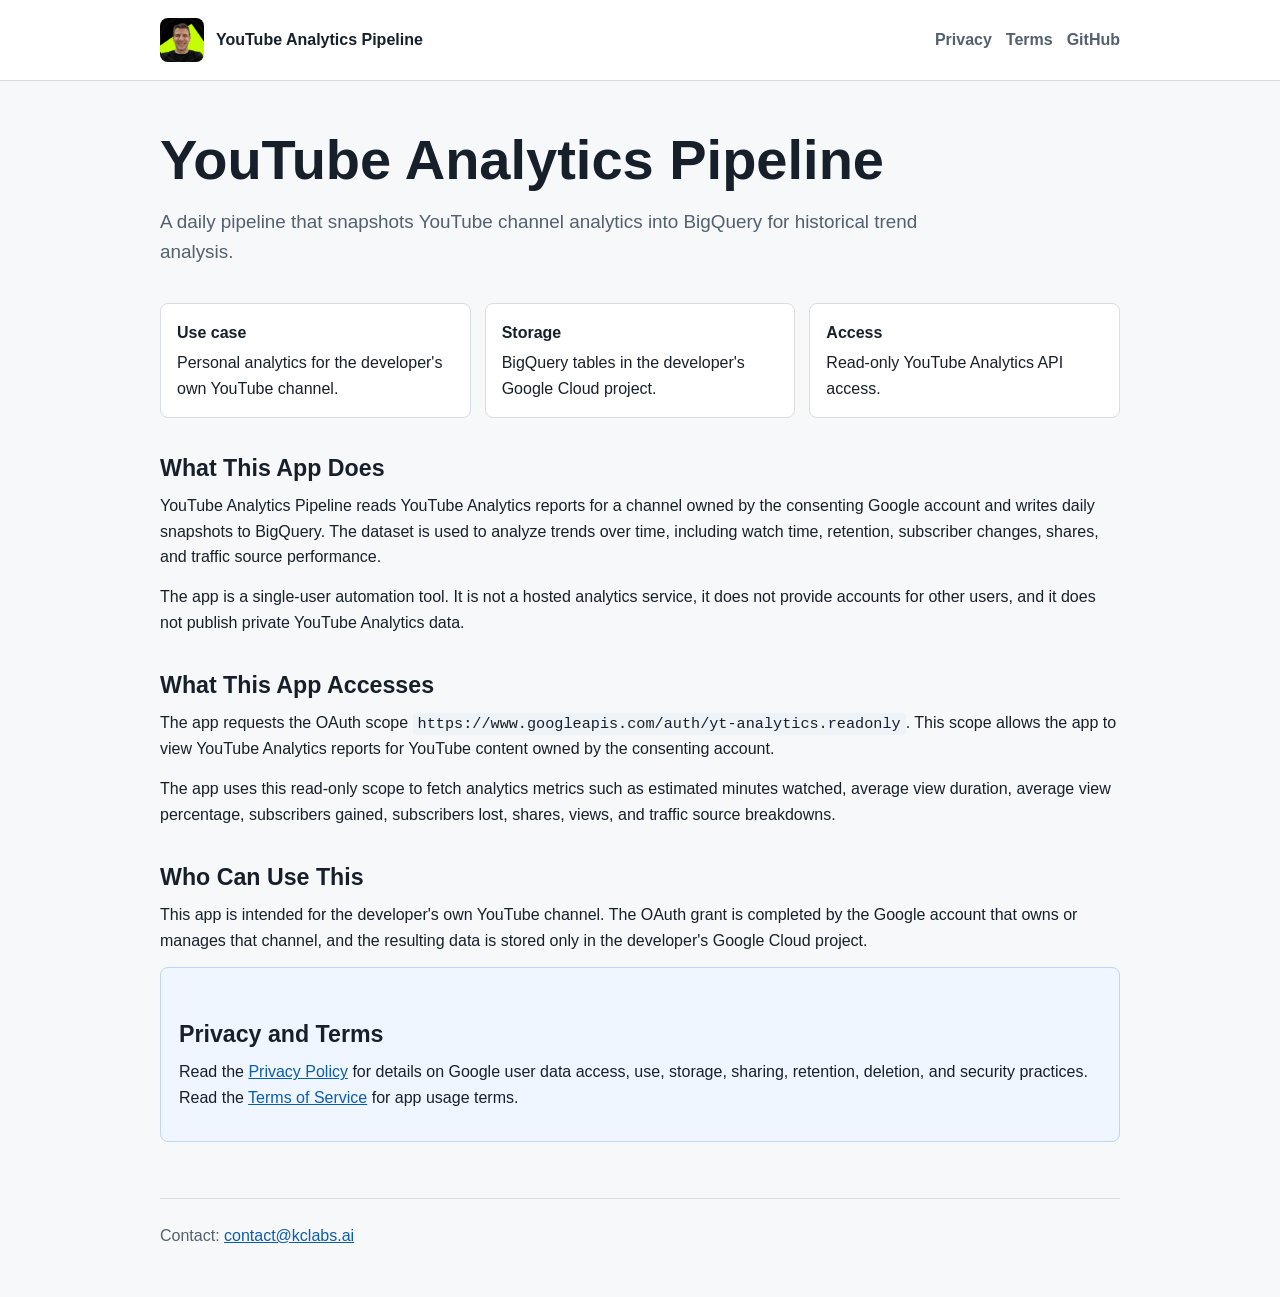
<file: docs/index.html>
<!doctype html>
<html lang="en">
<head>
    <meta charset="utf-8">
    <meta name="viewport" content="width=device-width, initial-scale=1">
    <title>YouTube Analytics Pipeline</title>
    <meta name="description" content="A single-user pipeline that snapshots YouTube channel analytics into BigQuery for historical trend analysis.">
    <link rel="stylesheet" href="assets/site.css">
</head>
<body>
    <header class="site-header">
        <div class="header-inner">
            <a class="brand" href="./" aria-label="YouTube Analytics Pipeline home">
                <img src="assets/logo.png" alt="KC Labs AI logo">
                <span>YouTube Analytics Pipeline</span>
            </a>
            <nav aria-label="Primary">
                <a href="privacy.html">Privacy</a>
                <a href="terms.html">Terms</a>
                <a href="https://github.com/kyle-chalmers/youtube-bigquery-pipeline">GitHub</a>
            </nav>
        </div>
    </header>

    <main>
        <section class="hero">
            <h1>YouTube Analytics Pipeline</h1>
            <p class="lead">A daily pipeline that snapshots YouTube channel analytics into BigQuery for historical trend analysis.</p>
        </section>

        <section class="summary-grid" aria-label="App summary">
            <div class="summary-item">
                <strong>Use case</strong>
                <span>Personal analytics for the developer's own YouTube channel.</span>
            </div>
            <div class="summary-item">
                <strong>Storage</strong>
                <span>BigQuery tables in the developer's Google Cloud project.</span>
            </div>
            <div class="summary-item">
                <strong>Access</strong>
                <span>Read-only YouTube Analytics API access.</span>
            </div>
        </section>

        <section>
            <h2>What This App Does</h2>
            <p>YouTube Analytics Pipeline reads YouTube Analytics reports for a channel owned by the consenting Google account and writes daily snapshots to BigQuery. The dataset is used to analyze trends over time, including watch time, retention, subscriber changes, shares, and traffic source performance.</p>
            <p>The app is a single-user automation tool. It is not a hosted analytics service, it does not provide accounts for other users, and it does not publish private YouTube Analytics data.</p>
        </section>

        <section>
            <h2>What This App Accesses</h2>
            <p>The app requests the OAuth scope <code>https://www.googleapis.com/auth/yt-analytics.readonly</code>. This scope allows the app to view YouTube Analytics reports for YouTube content owned by the consenting account.</p>
            <p>The app uses this read-only scope to fetch analytics metrics such as estimated minutes watched, average view duration, average view percentage, subscribers gained, subscribers lost, shares, views, and traffic source breakdowns.</p>
        </section>

        <section>
            <h2>Who Can Use This</h2>
            <p>This app is intended for the developer's own YouTube channel. The OAuth grant is completed by the Google account that owns or manages that channel, and the resulting data is stored only in the developer's Google Cloud project.</p>
        </section>

        <section class="callout">
            <h2>Privacy and Terms</h2>
            <p>Read the <a href="privacy.html">Privacy Policy</a> for details on Google user data access, use, storage, sharing, retention, deletion, and security practices. Read the <a href="terms.html">Terms of Service</a> for app usage terms.</p>
        </section>
    </main>

    <footer class="site-footer">
        <p>Contact: <a href="mailto:contact@kclabs.ai">contact@kclabs.ai</a></p>
    </footer>
</body>
</html>
</file>
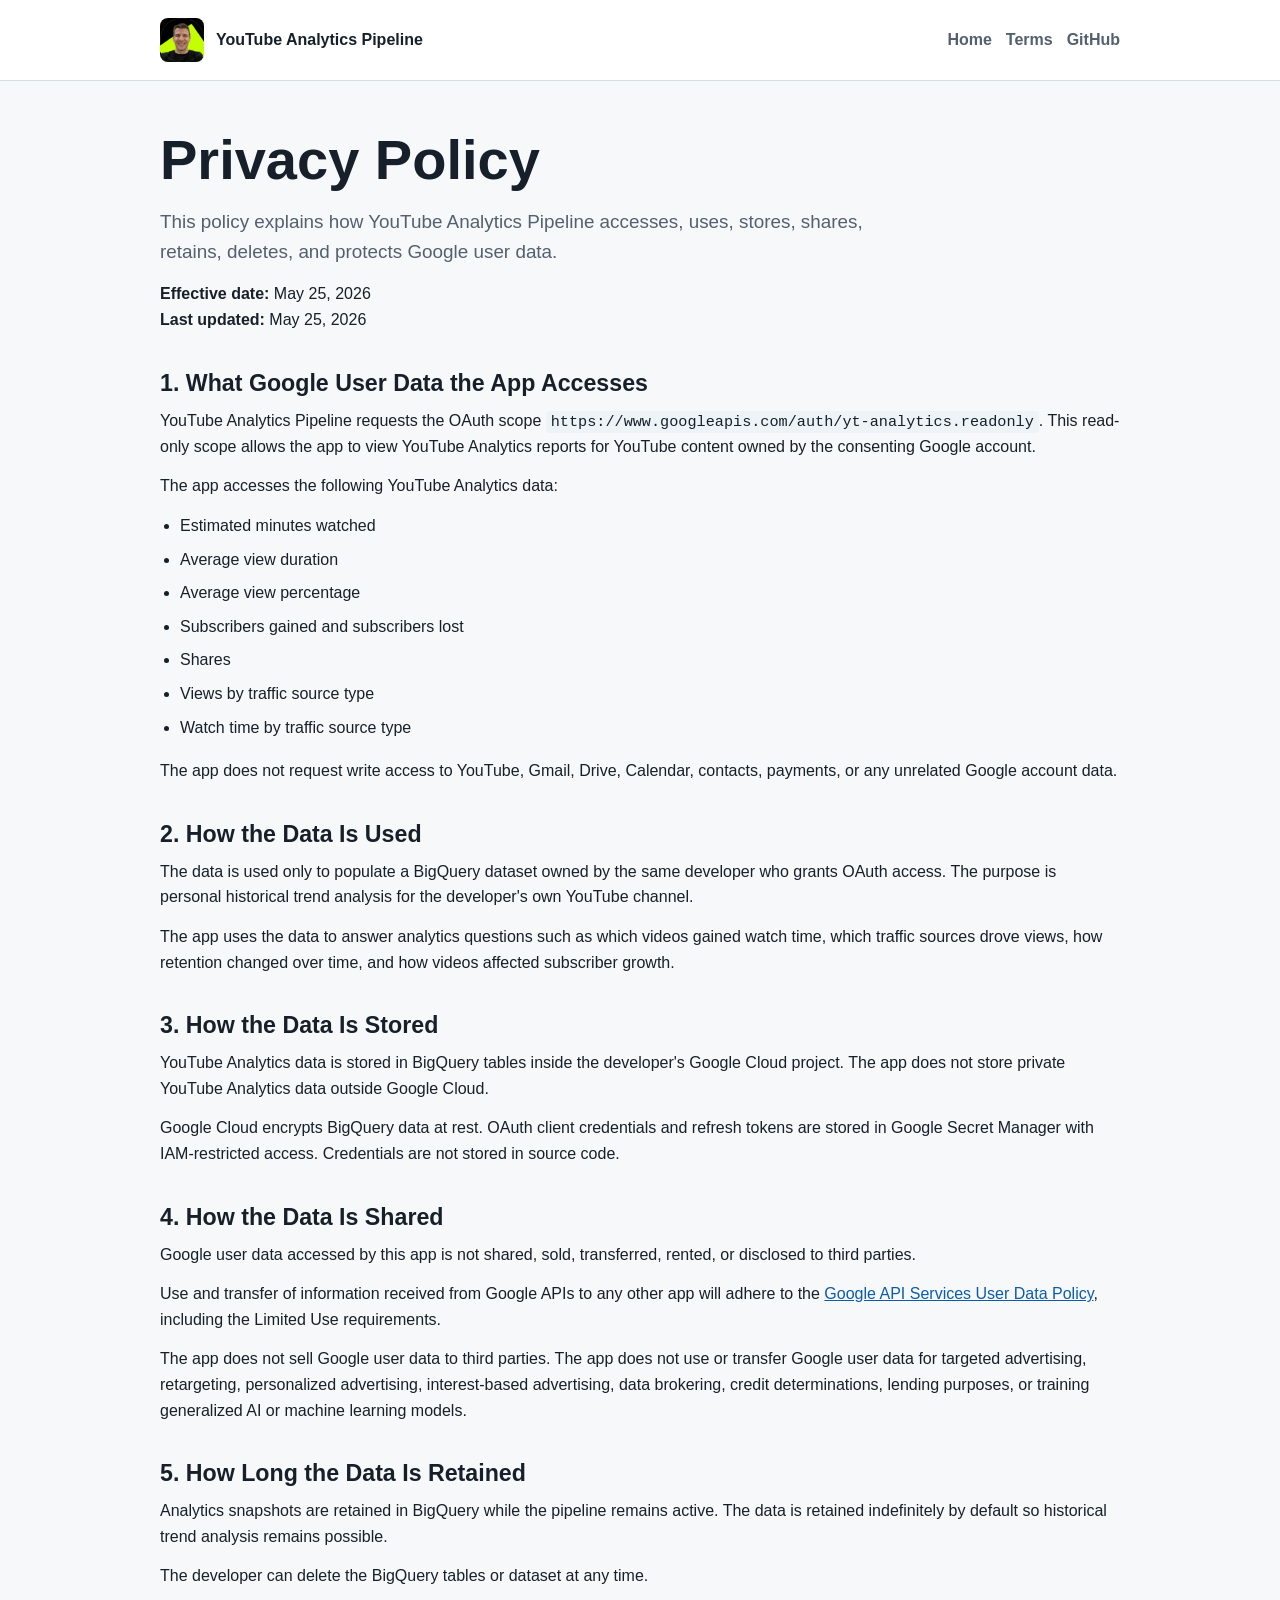
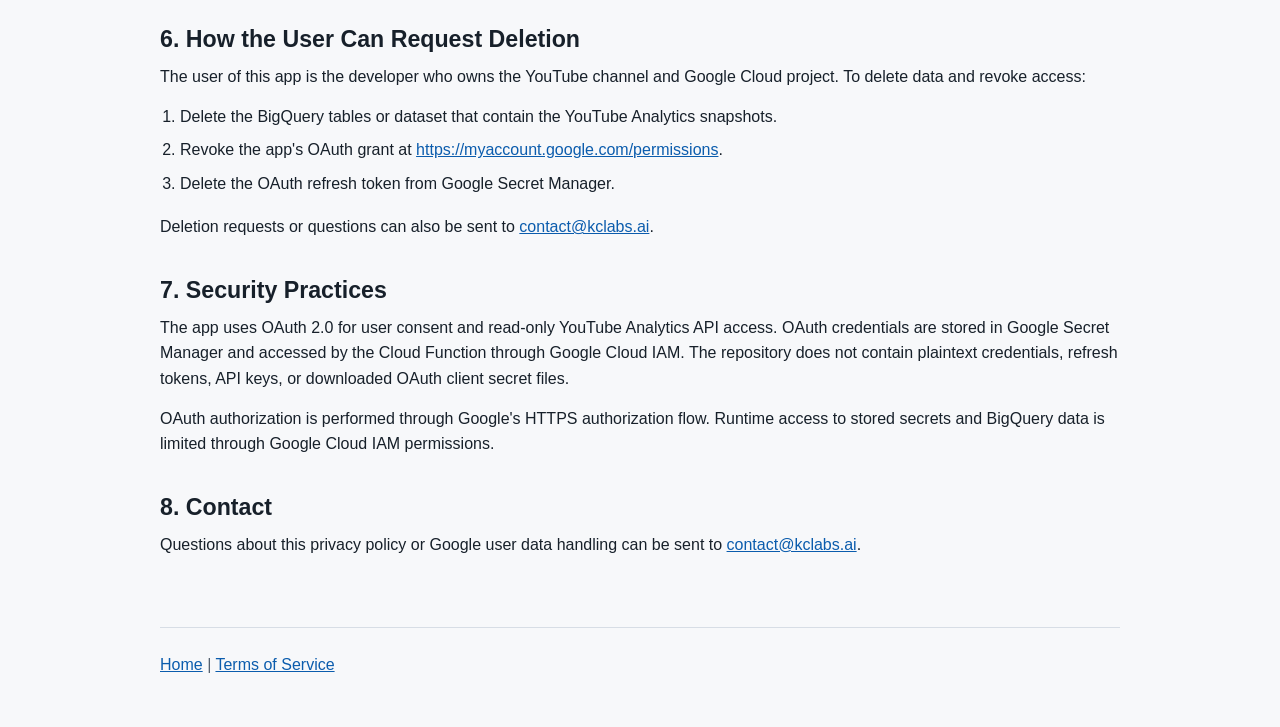
<file: docs/privacy.html>
<!doctype html>
<html lang="en">
<head>
    <meta charset="utf-8">
    <meta name="viewport" content="width=device-width, initial-scale=1">
    <title>Privacy Policy | YouTube Analytics Pipeline</title>
    <meta name="description" content="Privacy policy for YouTube Analytics Pipeline.">
    <link rel="stylesheet" href="assets/site.css">
</head>
<body>
    <header class="site-header">
        <div class="header-inner">
            <a class="brand" href="./" aria-label="YouTube Analytics Pipeline home">
                <img src="assets/logo.png" alt="KC Labs AI logo">
                <span>YouTube Analytics Pipeline</span>
            </a>
            <nav aria-label="Primary">
                <a href="./">Home</a>
                <a href="terms.html">Terms</a>
                <a href="https://github.com/kyle-chalmers/youtube-bigquery-pipeline">GitHub</a>
            </nav>
        </div>
    </header>

    <main>
        <section class="hero">
            <h1>Privacy Policy</h1>
            <p class="lead">This policy explains how YouTube Analytics Pipeline accesses, uses, stores, shares, retains, deletes, and protects Google user data.</p>
            <p><strong>Effective date:</strong> May 25, 2026<br>
            <strong>Last updated:</strong> May 25, 2026</p>
        </section>

        <section>
            <h2>1. What Google User Data the App Accesses</h2>
            <p>YouTube Analytics Pipeline requests the OAuth scope <code>https://www.googleapis.com/auth/yt-analytics.readonly</code>. This read-only scope allows the app to view YouTube Analytics reports for YouTube content owned by the consenting Google account.</p>
            <p>The app accesses the following YouTube Analytics data:</p>
            <ul>
                <li>Estimated minutes watched</li>
                <li>Average view duration</li>
                <li>Average view percentage</li>
                <li>Subscribers gained and subscribers lost</li>
                <li>Shares</li>
                <li>Views by traffic source type</li>
                <li>Watch time by traffic source type</li>
            </ul>
            <p>The app does not request write access to YouTube, Gmail, Drive, Calendar, contacts, payments, or any unrelated Google account data.</p>
        </section>

        <section>
            <h2>2. How the Data Is Used</h2>
            <p>The data is used only to populate a BigQuery dataset owned by the same developer who grants OAuth access. The purpose is personal historical trend analysis for the developer's own YouTube channel.</p>
            <p>The app uses the data to answer analytics questions such as which videos gained watch time, which traffic sources drove views, how retention changed over time, and how videos affected subscriber growth.</p>
        </section>

        <section>
            <h2>3. How the Data Is Stored</h2>
            <p>YouTube Analytics data is stored in BigQuery tables inside the developer's Google Cloud project. The app does not store private YouTube Analytics data outside Google Cloud.</p>
            <p>Google Cloud encrypts BigQuery data at rest. OAuth client credentials and refresh tokens are stored in Google Secret Manager with IAM-restricted access. Credentials are not stored in source code.</p>
        </section>

        <section>
            <h2>4. How the Data Is Shared</h2>
            <p>Google user data accessed by this app is not shared, sold, transferred, rented, or disclosed to third parties.</p>
            <p>Use and transfer of information received from Google APIs to any other app will adhere to the <a href="https://developers.google.com/terms/api-services-user-data-policy">Google API Services User Data Policy</a>, including the Limited Use requirements.</p>
            <p>The app does not sell Google user data to third parties. The app does not use or transfer Google user data for targeted advertising, retargeting, personalized advertising, interest-based advertising, data brokering, credit determinations, lending purposes, or training generalized AI or machine learning models.</p>
        </section>

        <section>
            <h2>5. How Long the Data Is Retained</h2>
            <p>Analytics snapshots are retained in BigQuery while the pipeline remains active. The data is retained indefinitely by default so historical trend analysis remains possible.</p>
            <p>The developer can delete the BigQuery tables or dataset at any time.</p>
        </section>

        <section>
            <h2>6. How the User Can Request Deletion</h2>
            <p>The user of this app is the developer who owns the YouTube channel and Google Cloud project. To delete data and revoke access:</p>
            <ol>
                <li>Delete the BigQuery tables or dataset that contain the YouTube Analytics snapshots.</li>
                <li>Revoke the app's OAuth grant at <a href="https://myaccount.google.com/permissions">https://myaccount.google.com/permissions</a>.</li>
                <li>Delete the OAuth refresh token from Google Secret Manager.</li>
            </ol>
            <p>Deletion requests or questions can also be sent to <a href="mailto:contact@kclabs.ai">contact@kclabs.ai</a>.</p>
        </section>

        <section>
            <h2>7. Security Practices</h2>
            <p>The app uses OAuth 2.0 for user consent and read-only YouTube Analytics API access. OAuth credentials are stored in Google Secret Manager and accessed by the Cloud Function through Google Cloud IAM. The repository does not contain plaintext credentials, refresh tokens, API keys, or downloaded OAuth client secret files.</p>
            <p>OAuth authorization is performed through Google's HTTPS authorization flow. Runtime access to stored secrets and BigQuery data is limited through Google Cloud IAM permissions.</p>
        </section>

        <section>
            <h2>8. Contact</h2>
            <p>Questions about this privacy policy or Google user data handling can be sent to <a href="mailto:contact@kclabs.ai">contact@kclabs.ai</a>.</p>
        </section>
    </main>

    <footer class="site-footer">
        <p><a href="./">Home</a> | <a href="terms.html">Terms of Service</a></p>
    </footer>
</body>
</html>
</file>
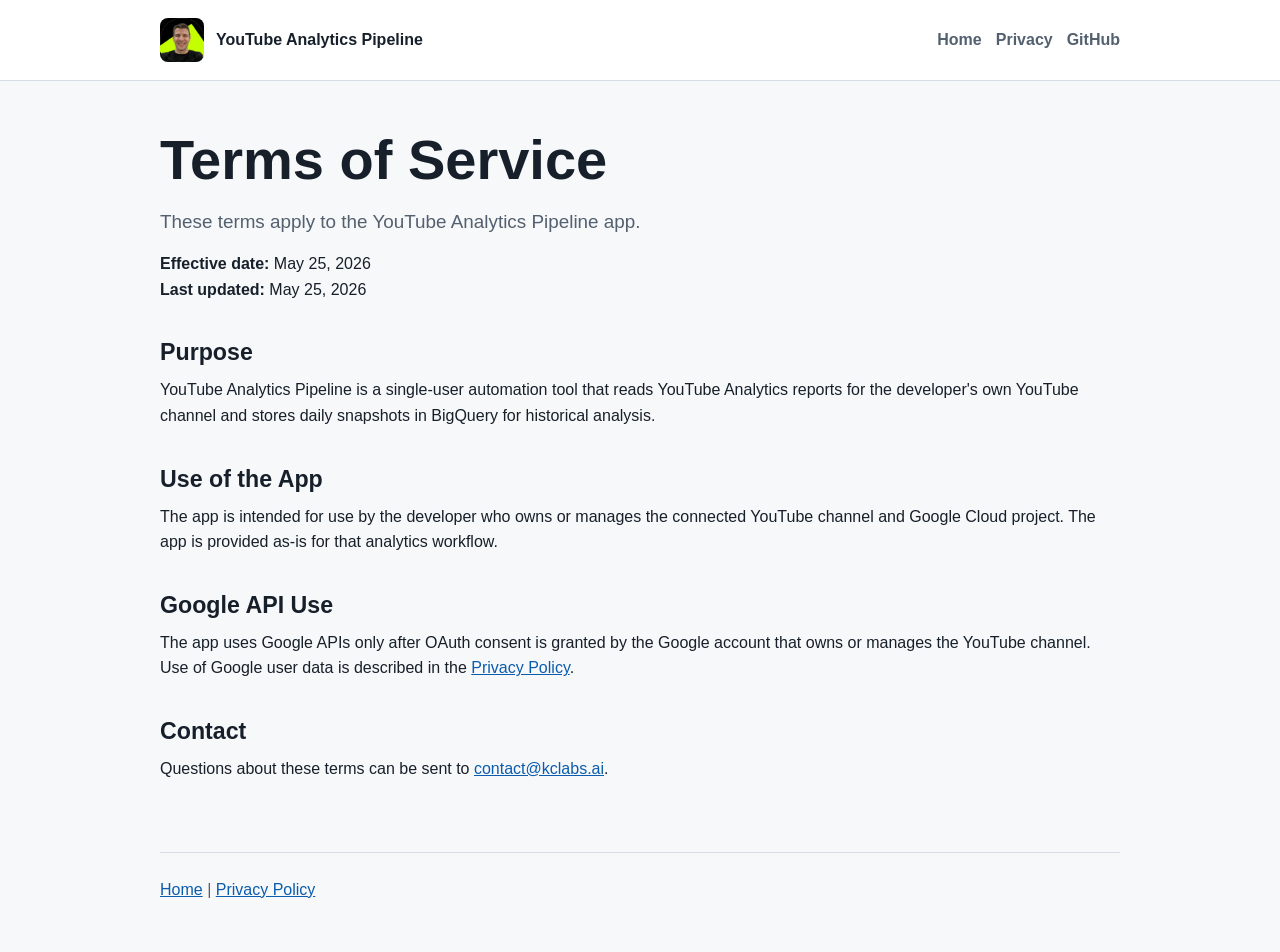
<file: docs/terms.html>
<!doctype html>
<html lang="en">
<head>
    <meta charset="utf-8">
    <meta name="viewport" content="width=device-width, initial-scale=1">
    <title>Terms of Service | YouTube Analytics Pipeline</title>
    <meta name="description" content="Terms of Service for YouTube Analytics Pipeline.">
    <link rel="stylesheet" href="assets/site.css">
</head>
<body>
    <header class="site-header">
        <div class="header-inner">
            <a class="brand" href="./" aria-label="YouTube Analytics Pipeline home">
                <img src="assets/logo.png" alt="KC Labs AI logo">
                <span>YouTube Analytics Pipeline</span>
            </a>
            <nav aria-label="Primary">
                <a href="./">Home</a>
                <a href="privacy.html">Privacy</a>
                <a href="https://github.com/kyle-chalmers/youtube-bigquery-pipeline">GitHub</a>
            </nav>
        </div>
    </header>

    <main>
        <section class="hero">
            <h1>Terms of Service</h1>
            <p class="lead">These terms apply to the YouTube Analytics Pipeline app.</p>
            <p><strong>Effective date:</strong> May 25, 2026<br>
            <strong>Last updated:</strong> May 25, 2026</p>
        </section>

        <section>
            <h2>Purpose</h2>
            <p>YouTube Analytics Pipeline is a single-user automation tool that reads YouTube Analytics reports for the developer's own YouTube channel and stores daily snapshots in BigQuery for historical analysis.</p>
        </section>

        <section>
            <h2>Use of the App</h2>
            <p>The app is intended for use by the developer who owns or manages the connected YouTube channel and Google Cloud project. The app is provided as-is for that analytics workflow.</p>
        </section>

        <section>
            <h2>Google API Use</h2>
            <p>The app uses Google APIs only after OAuth consent is granted by the Google account that owns or manages the YouTube channel. Use of Google user data is described in the <a href="privacy.html">Privacy Policy</a>.</p>
        </section>

        <section>
            <h2>Contact</h2>
            <p>Questions about these terms can be sent to <a href="mailto:contact@kclabs.ai">contact@kclabs.ai</a>.</p>
        </section>
    </main>

    <footer class="site-footer">
        <p><a href="./">Home</a> | <a href="privacy.html">Privacy Policy</a></p>
    </footer>
</body>
</html>
</file>
<file: docs/assets/site.css>
:root {
    color-scheme: light;
    --bg: #f7f8fa;
    --surface: #ffffff;
    --text: #17202a;
    --muted: #53606f;
    --border: #d7dde5;
    --accent: #0b5cad;
    --accent-dark: #084985;
    --code-bg: #eef3f8;
}

* {
    box-sizing: border-box;
}

body {
    margin: 0;
    background: var(--bg);
    color: var(--text);
    font-family: -apple-system, BlinkMacSystemFont, "Segoe UI", sans-serif;
    font-size: 16px;
    line-height: 1.6;
}

a {
    color: var(--accent);
}

a:hover {
    color: var(--accent-dark);
}

.site-header {
    background: var(--surface);
    border-bottom: 1px solid var(--border);
}

.header-inner,
main,
.site-footer {
    width: min(960px, calc(100% - 32px));
    margin: 0 auto;
}

.header-inner {
    display: flex;
    align-items: center;
    justify-content: space-between;
    gap: 24px;
    padding: 18px 0;
}

.brand {
    display: flex;
    align-items: center;
    gap: 12px;
    color: var(--text);
    text-decoration: none;
    font-weight: 700;
}

.brand img {
    width: 44px;
    height: 44px;
    border-radius: 8px;
}

nav {
    display: flex;
    flex-wrap: wrap;
    justify-content: flex-end;
    gap: 14px;
}

nav a {
    color: var(--muted);
    text-decoration: none;
    font-weight: 600;
}

main {
    padding: 44px 0 56px;
}

.hero {
    margin-bottom: 36px;
}

h1,
h2,
h3 {
    line-height: 1.25;
}

h1 {
    margin: 0 0 12px;
    font-size: clamp(2rem, 5vw, 3.5rem);
}

h2 {
    margin: 36px 0 10px;
    font-size: 1.45rem;
}

h3 {
    margin: 24px 0 8px;
    font-size: 1.05rem;
}

p {
    margin: 0 0 14px;
}

ul,
ol {
    margin: 0 0 18px 1.25rem;
    padding: 0;
}

li {
    margin-bottom: 8px;
}

.lead {
    max-width: 760px;
    color: var(--muted);
    font-size: 1.18rem;
}

.summary-grid {
    display: grid;
    grid-template-columns: repeat(auto-fit, minmax(220px, 1fr));
    gap: 14px;
    margin: 26px 0 8px;
}

.summary-item {
    padding: 16px;
    background: var(--surface);
    border: 1px solid var(--border);
    border-radius: 8px;
}

.summary-item strong {
    display: block;
    margin-bottom: 4px;
}

.callout {
    padding: 16px 18px;
    background: #f0f6ff;
    border: 1px solid #bed5f5;
    border-radius: 8px;
}

code {
    padding: 2px 5px;
    background: var(--code-bg);
    border-radius: 4px;
    font-size: 0.95em;
}

.site-footer {
    padding: 24px 0 36px;
    color: var(--muted);
    border-top: 1px solid var(--border);
}

@media (max-width: 640px) {
    .header-inner {
        align-items: flex-start;
        flex-direction: column;
    }

    nav {
        justify-content: flex-start;
    }
}
</file>
